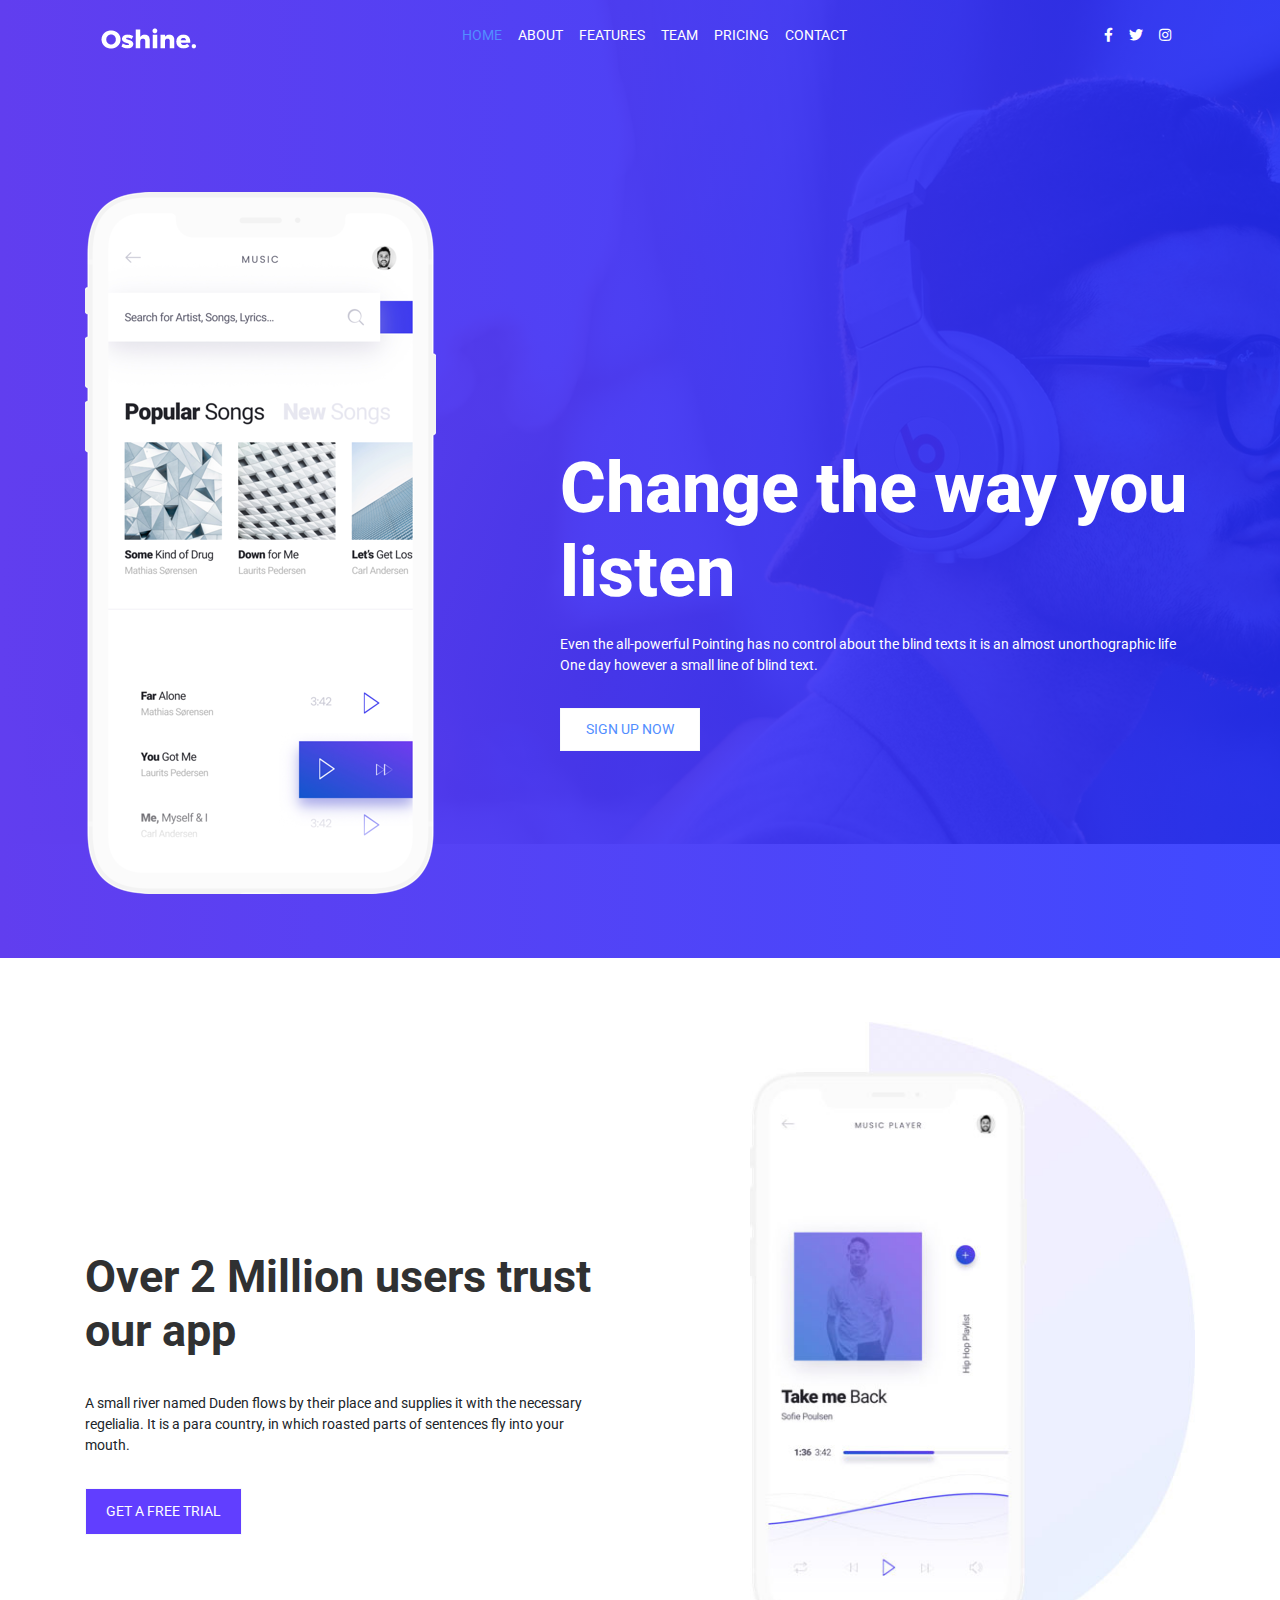
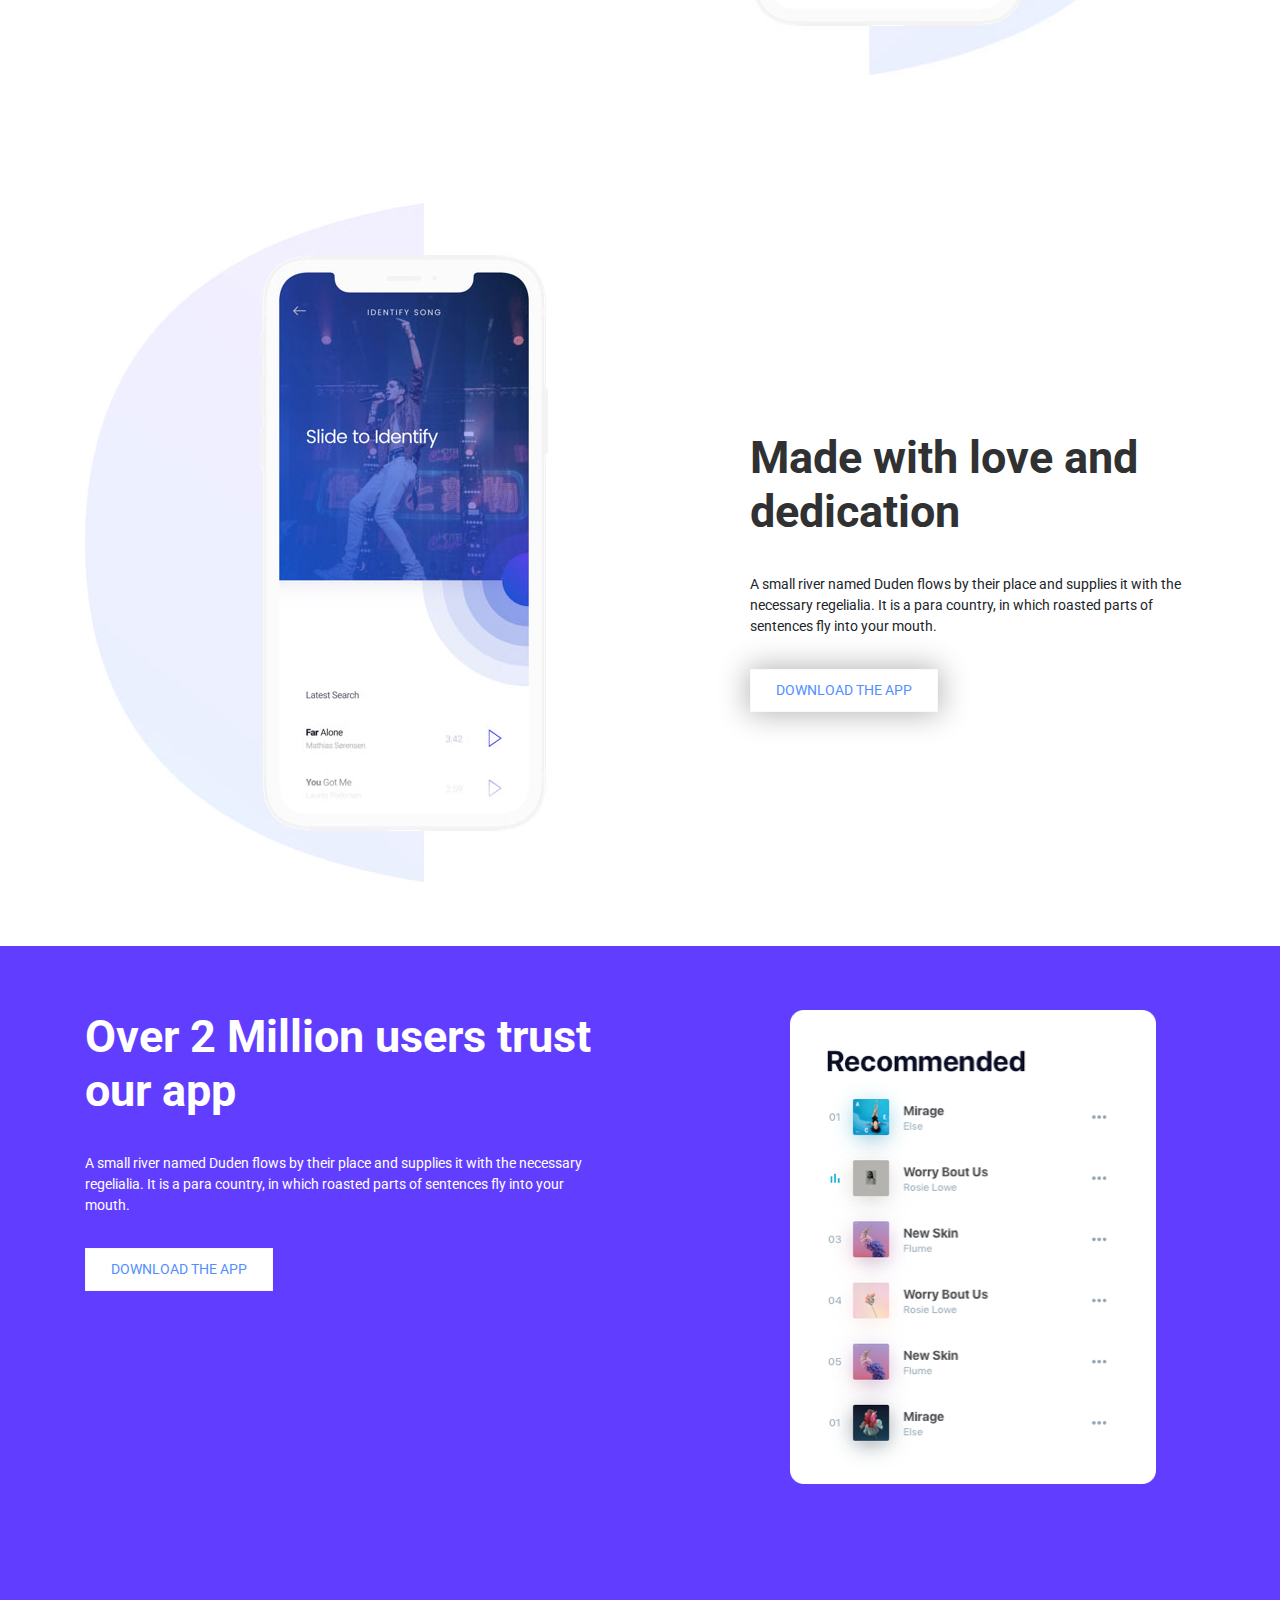
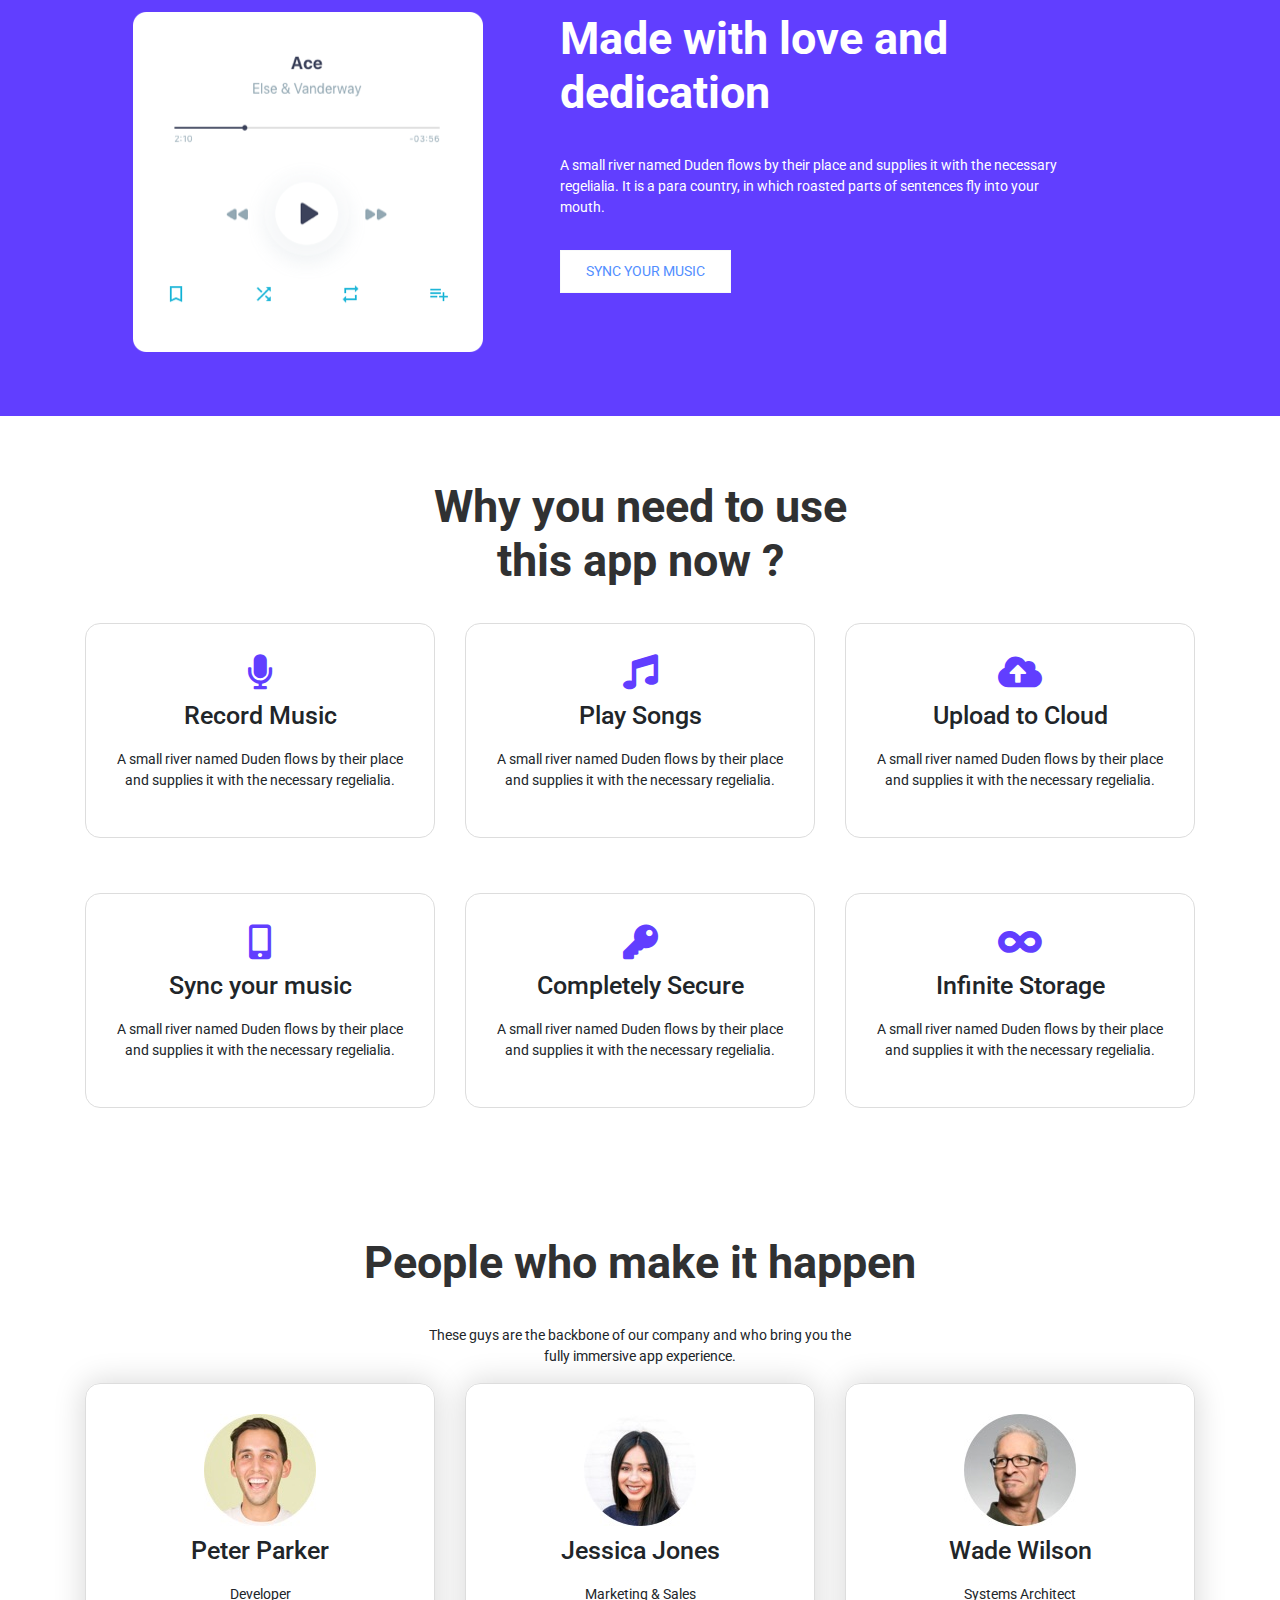
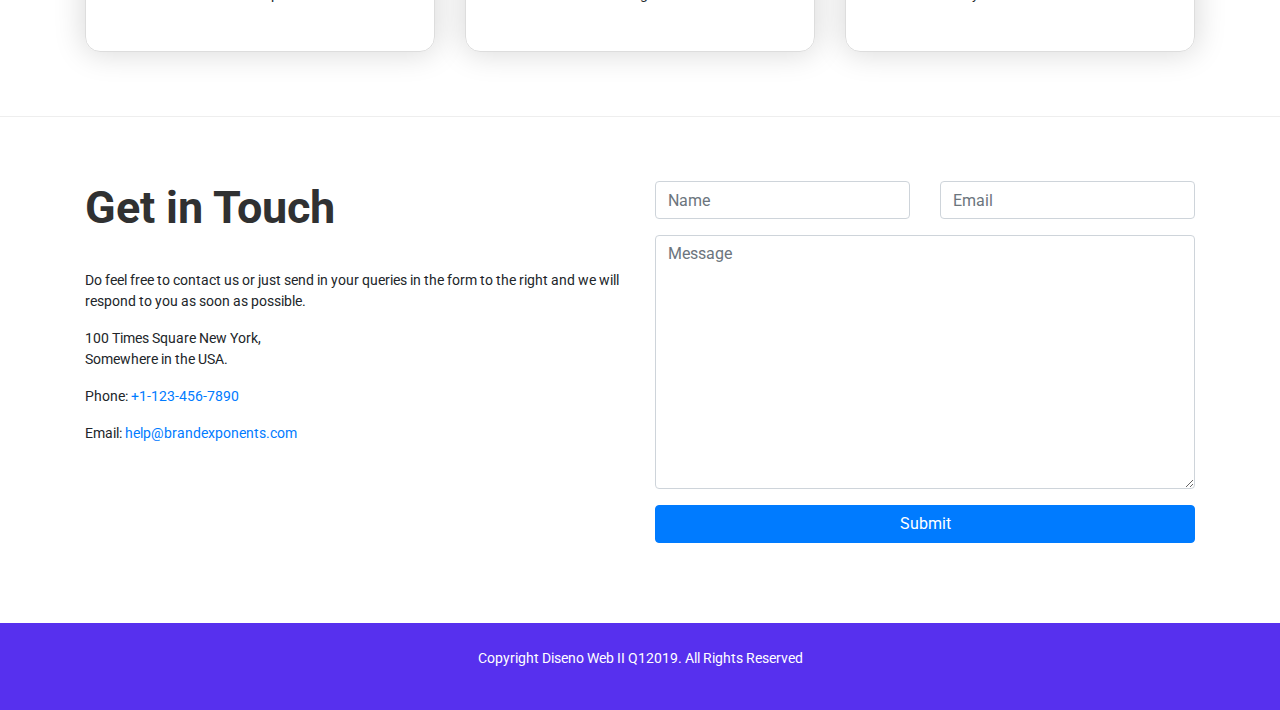
<file: index.html>
<!DOCTYPE html>
<html>
<head>
<meta charset="UTF-8">
<meta name="viewport" content="width=device-width, initial-scale=1, shrink-to-fit=no">
<title>Oshine</title>
<link href="img/favicon.ico" rel="icon">
<link href="css/bootstrap.min.css" rel="stylesheet">
<link href="css/bootstrap-custom.css" rel="stylesheet">
<link rel="stylesheet" href="https://use.fontawesome.com/releases/v5.6.3/css/all.css">
<link href="css/style.css" rel="stylesheet">
</head>

<body data-spy="scroll" data-target=".navbar">
    
	<header class="header-area">
		<div class="container">
			
			
			<nav class="navbar navbar-expand-lg navbar-light bg-light">
			  
				<a class="navbar-brand" href="#"><img src="img/oshine-min-logo-white.png" class="img-fluid mostrar" alt="oshinelogo">
					<img src="img/oshine-new-logo-black.png" class="img-fluid d-none" alt="logonegro"></a>
				
				
			  <button class="navbar-toggler" type="button" data-toggle="collapse" data-target="#navbar" aria-controls="navbar" aria-expanded="false" aria-label="Toggle navigation">
				<span class="navbar-toggler-icon"></span>
			  </button>

			  <div class="collapse navbar-collapse" id="navbar">
				<ul class="navbar-nav ml-auto">
				  <li class="nav-item active">
					<a class="nav-link" href="#home">Home <span class="sr-only">(current)</span></a>
				  </li>
				  <li class="nav-item">
					<a class="nav-link" href="#about">About</a>
				  </li>
				  <li class="nav-item">
					<a class="nav-link" href="#features">Features</a>
				  </li>
				  <li class="nav-item">
					<a class="nav-link" href="#team">Team</a>
				  </li>
				  <li class="nav-item">
					<a class="nav-link" href="#">Pricing</a>
				  </li>
				  <li class="nav-item">
					<a class="nav-link" href="#contact">Contact</a>
				  </li>
				</ul>
				
				<ul class="navbar-nav ml-auto">
				  <li class="nav-item">
					<a class="nav-link" href="#">
						<i class="fab fa-facebook-f"></i>  
					</a>
				  </li>
				  <li class="nav-item">
					<a class="nav-link" href="#">
						<i class="fab fa-twitter"></i>  
					</a>
				  </li>
				  <li class="nav-item">
					<a class="nav-link" href="#">
						<i class="fab fa-instagram"></i>  
					</a>
				  </li>
				  
				</ul>
				  
			  </div>
			</nav>
			
		</div>
	</header>
    
	<section id="home">
		<div class="overlay-home"></div>
		<div class="container">
			
			<div class="row">
				
				<article class="col-md-5 col-sm-6 col-xs-12">
					<img src="img/main-image.png"  class="img-fluid" alt="mainimage"> 
				</article>
				
				<article class="col-md-7 col-sm-6 col-xs-12">
					<h2>Change the way you listen</h2>
					<p>Even the all-powerful Pointing has no control about the blind texts it is an almost unorthographic life One day however a small line of blind text.</p>
					<a href="#" class="btn btn-light btn-white mt-3">Sign Up Now</a>
				</article>
				
			</div>
			
		</div>
	</section>
	
	<section id="about" class="section">
		
		<div class="container">
			<div class="row">
				
				<article class="col-md-7 col-sm-6 col-xs-12 info-section">
					
					<div class="width-info-section">
					<h3 class="titulo">Over 2 Million users trust our app</h3>
					<p>A small river named Duden flows by their place and supplies it with the necessary regelialia. It is a para country, in which roasted parts of sentences fly into your mouth.</p>
					<a href="#" class="btn btn-light btn-purple mt-3">Get a free trial</a>
					</div>
						
				</article>
				
				<article class="col-md-5 col-sm-6 col-xs-12 ">
					<img src="img/IMG-2.jpg"  class="img-fluid" alt="image2"> 
				</article>
				
			</div>
		</div>
	</section>
	
	<section id="about2" class="section">
		
		<div class="container">
			<div class="row">
				
				<article class="col-md-7 col-sm-6 col-xs-12">
					<img src="img/IMG-3.jpg"  class="img-fluid" alt="image3">
				</article>
				
				<article class="col-md-5 col-sm-6 col-xs-12 info-section">
					<h3 class="titulo">Made with love and dedication</h3>
					<p>A small river named Duden flows by their place and supplies it with the necessary regelialia. It is a para country, in which roasted parts of sentences fly into your mouth.</p>
					<a href="#" class="btn btn-light btn-white-shadow mt-3">Download the app</a> 
				</article>
				
			</div>
		</div>
	</section>
	
<section id="about3" class="section-2">
		
		<div class="container">
			<div class="row">
				
				<article class="col-md-7 col-sm-6 col-xs-12">
					
					<div class="width-info-section">
					<h3 class="titulo-2">Over 2 Million users trust our app</h3>
					<p>A small river named Duden flows by their place and supplies it with the necessary regelialia. It is a para country, in which roasted parts of sentences fly into your mouth.</p>
					<a href="#" class="btn btn-light btn-white mt-3">Download the app</a>
					</div>
						
				</article>
				
				<article class="col-md-5 col-sm-6 col-xs-12 ">
					<img src="img/IMG-5.png"  class="img-fluid m-auto d-block" alt="image2"> 
				</article>
				
			</div>
		</div>
	</section>

    <section id="about4" class="section-2">
		
		<div class="container">
			<div class="row">
				
				<article class="col-md-5 col-sm-6 col-xs-12">
					<img src="img/IMG-4.png"  class="img-fluid m-auto d-block"  alt="image2"> 
				</article>
				
				<article class="col-md-7 col-sm-6 col-xs-12 ">
					
					<div class="width-info-section">
					<h3 class="titulo-2">Made with love and dedication</h3>
					<p>A small river named Duden flows by their place and supplies it with the necessary regelialia. It is a para country, in which roasted parts of sentences fly into your mouth.</p>
					<a href="#" class="btn btn-light btn-white mt-3">Sync Your Music</a>
					</div>
						
				</article>
				
			</div>
		</div>
	</section>
	
	<section id="features" class="section">
		<div class="container">
			
			<h2 class="titulo"> Why you need to use <br> this app now ?</h2>
			
			<div class="row">
				
				<article class="col-md-4 col-sm-12">
					<div class="info-feature">
						<i class="fas fa-microphone"></i>
						<h3>Record Music </h3>
						<p> A small river named Duden flows by their place and supplies it with the necessary regelialia.</p>
					</div>
				</article>
				
				<article class="col-md-4 col-sm-12">
					<div class="info-feature">
						<i class="fas fa-music"></i>
						<h3>Play Songs</h3>
						<p> A small river named Duden flows by their place and supplies it with the necessary regelialia.</p>
					</div>
				</article>
				
				<article class="col-md-4 col-sm-12">
					<div class="info-feature">
						<i class="fas fa-cloud-upload-alt"></i>
						<h3>Upload to Cloud</h3>
						<p> A small river named Duden flows by their place and supplies it with the necessary regelialia.</p>
					</div>
				</article>
				
			</div>
			<div class="row-separator"></div>
			<div class="row">
				
				<article class="col-md-4 col-sm-12">
					<div class="info-feature">
						<i class="fas fa-mobile-alt"></i>
						<h3>Sync your music </h3>
						<p> A small river named Duden flows by their place and supplies it with the necessary regelialia.</p>
					</div>
				</article>
				
				<article class="col-md-4 col-sm-12">
					<div class="info-feature">
						<i class="fas fa-key"></i>
						<h3>Completely Secure</h3>
						<p> A small river named Duden flows by their place and supplies it with the necessary regelialia.</p>
					</div>
				</article>
				
				<article class="col-md-4 col-sm-12">
					<div class="info-feature">
						<i class="fas fa-infinity"></i>
						<h3>Infinite Storage</h3>
						<p> A small river named Duden flows by their place and supplies it with the necessary regelialia.</p>
					</div>
				</article>
				
			</div>
			
		</div>
	</section>
	
	<section id="team" class="section">
		<div class="container">
				<h2 class="titulo"> People who make it happen</h2>
			<p>These guys are the backbone of our company and who bring you the <br> fully immersive app experience.</p>
			
			<div class="row">
				
				<article class="col-md-4 col-sm-12">
					<div class="info-feature">
						<img src="img/peter.jpg" class="img-fluid" alt="peter"> 
						<h3>Peter Parker</h3>
						<p>Developer</p>
					</div>
				</article>
				
				<article class="col-md-4 col-sm-12">
					<div class="info-feature">
						<img src="img/lesly.jpg" class="img-fluid" alt="Lesly"> 
						<h3>Jessica Jones</h3>
						<p>Marketing & Sales</p>
					</div>
				</article>
				
				<article class="col-md-4 col-sm-12">
					<div class="info-feature">
						<img src="img/wade.jpg" class="img-fluid" alt="wade"> 
						<h3>Wade Wilson</h3>
						<p>Systems Architect</p>
					</div>
				</article>
			</div>
			
			
		</div>
		
	</section>
	
	<section id="contact" class="section">
		<div class="container">
			
			<div class="row">
				
				<article class="col-md-6 col-sm-12">
					<h2 class="titulo">Get in Touch </h2>
					<p>Do feel free to contact us or just send in your queries in the form to the right and we will respond to you as soon as possible.</p>
					<p>100 Times Square New York,<br>
                     Somewhere in the USA.</p>
					<p>Phone:<a href="#"> +1-123-456-7890</a></p>
					<p>Email: <a href="#">help@brandexponents.com</a></p>
				</article>
				
				<article class="col-md-6 col-sm-12">
					<form>
						<div class="row">
							
						<div class="form-group col-md-6">
							<input type="text" name="nombre" id="nombre" class="form-control" placeholder="Name" required>
							
							</div>
							
							<div class="form-group col-md-6">
								<input type="email" name="email" id="email" class="form-control" placeholder="Email" required>
							
							</div>
						
							
						</div>
						
						<div class="form-group"> 
							<textarea name="message" id="message" class="form-control" required placeholder="Message" rows="10"></textarea>
						</div>
						
						<div class="form-group">
								<button type="submit" class="btn btn-primary btn-block">Submit</button>
							</div>
						
					</form>
				</article>
				
			</div>
			
		</div>
	</section>
	
	<footer>
		<div class="container">
			<p> Copyright Diseno Web II Q12019. All Rights Reserved</p>
		</div>
	
	</footer>
	
    <script src="js/jquery.min.js"></script>
    <script src="js/bootstrap.min.js"></script>
	<script src="js/owl.carousel.min.js"></script>
	<script src="js/jquery.easing.min.js"></script>
	<script src="js/jquery.nav.js"></script>
    <script>
		$(function() {
			$(window).on('scroll', function () {
				if ($(window).scrollTop() > 48) {
					$('.header-area').addClass('sticky slideInDown');
				} else {
					$('.header-area').removeClass('sticky slideInDown');
				}
			});
			
			$('#navbar').onePageNav({
				currentClass: 'active',
				scrollSpeed: 1000,
				easing: 'easeOutQuad'
        	});
			
			
			
		});
	</script>
	
	<!-- Global site tag (gtag.js) - Google Analytics -->
<script async src="https://www.googletagmanager.com/gtag/js?id=UA-133006145-1"></script>
<script>
  window.dataLayer = window.dataLayer || [];
  function gtag(){dataLayer.push(arguments);}
  gtag('js', new Date());

  gtag('config', 'UA-133006145-1');
</script>

	
</body>

</html>
</file>
<file: css/style.css>
@import url('https://fonts.googleapis.com/css?family=Roboto:300i,400,700,900');
body{
	font-family: 'Roboto', sans-serif;
	font-size: 14px;
	color: #212529;
}
.header-area.sticky {
    box-shadow: 0 4px 20px rgba(0, 0, 0, 0.1);
	width: 100%;
    height: auto;
    position: fixed;
    top: 0;
    z-index: 99;
	background-color: #FFFFFF !important;
}
.header-area.sticky .navbar-light .nav-link{
	color: #000;
}
.header-area.sticky .navbar-brand .d-none{
	display: block !important;
}
.header-area.sticky .navbar-brand .mostrar{
	display: none !important;
}
#home{
	background-image: url(../img/Hero-BG.jpg);
	color: #fff; 
	padding-top: 15%;
	padding-bottom: 5%; 
	position: relative;
	background-repeat: no-repeat; 
}
.overlay-home{
	position: absolute;
	width: 100%;
	height: 100%;
	top: 0;
	left: 0;
background: -moz-linear-gradient(left, rgba(97,62,239,1) 0%, rgba(31,42,255,0.85) 100%);
background: -webkit-gradient(left top, right top, color-stop(0%, rgba(97,62,239,1)), color-stop(100%, rgba(31,42,255,0.85)));
background: -webkit-linear-gradient(left, rgba(97,62,239,1) 0%, rgba(31,42,255,0.85) 100%);
background: -o-linear-gradient(left, rgba(97,62,239,1) 0%, rgba(31,42,255,0.85) 100%);
background: -ms-linear-gradient(left, rgba(97,62,239,1) 0%, rgba(31,42,255,0.85) 100%);
background: linear-gradient(to right, rgba(97,62,239,1) 0%, rgba(31,42,255,0.85) 100%);
filter: progid:DXImageTransform.Microsoft.gradient( startColorstr='#613eef', endColorstr='#1f2aff', GradientType=1 );
}
#home h2{
	font-size: 70px;
	font-weight: 800; 
	margin-bottom: 20px;
	padding-top: 40%; 
}

.btn-white{
	background-color: #fff;
	color: #528eff;
	text-transform: uppercase;
	border-radius: 0;
	padding: 10px 25px;
	font-size: 14px; 
}
.btn-white:hover{
	background-color: #fff;
	box-shadow: 0px 0px 50px 5px rgba(0,0,0,.30); 
}
.section{
	padding: 5% 0;
}
.titulo{
	font-size: 45px;
	color: #303132;
	font-weight: 700;
	margin-bottom: 35px;
}
.info-section{
	padding-top: 20%; 
}
.width-info-section{
	width: 80%; 
}
.btn-purple{
	background-color: #613eff;
	color:#fff;
	text-transform: uppercase; 
	border-radius: 0; 
	font-size: 14px; 
	padding: 12px 20px; 
}
.btn-purple:hover{
	background-color: #5285fd; 
	color: #fff; 
} 
.btn-white-shadow{
	background-color: #fff;
	color: #528eff;
	text-transform: uppercase;
	border-radius: 0;
	padding: 10px 25px;
	font-size: 14px; 
	box-shadow: 0px 0px 30px 2px rgba(0,0,0,.30); 
}
.btn-white-shadow:hover{
	background-color: #fff;
	color: #528eef; 
	box-shadow: 0px 0px 15px 1px rgba(0,0,0,.30); 
}
.section-2{
	padding: 5% 0;
	background-color: #613eff; 
	color: #fff; 
}
.titulo-2{
	font-size: 45px;
	color: #fff;
	font-weight: 700;
	margin-bottom: 35px;
}
.info-section-2{
	padding-top: 20%; 
	padding-bottom: 20%; 
}
#features .titulo{
	text-align: center; 
}
.info-feature{
	border: 1px solid #ddd; 
	border-radius: 15px; 
	padding: 30px 20px; 
	text-align: center;
}
.info-feature i{
	font-size: 35px; 
	color: #613eff; 
}
.info-feature h3{
	font-size: 25px; 
	padding: 10px; 
}
.row-separator{
	margin: 5% 0%; 
}
#team .titulo{
	text-align: center; 
}
#team p{
	text-align: center; 
}
#team .info-feature{
	box-shadow: 0px 0px 30px 2px rgba(0,0,0,.15); 
}
#contact{
	border-top: 1px solid #eee; 
}
footer{
	background-color: #5730ee;
	color: #fff;
	padding: 25px 0;
	text-align: center;
}
/* De 0px hasta 480px*/
@media (max-width: 480px){
	.row article{
		margin-top: 10px;
		
	}
	
}

/* De 0 hasta 768px*/
@media (max-width: 768px){
	header{
		position: inherit;
	}
	.nav-link{
		color: #000 !important;
	}
}

/* De 768px hasta 1200px*/
@media (min-width: 768px) and (max-width:1200px){
	
}
</file>
